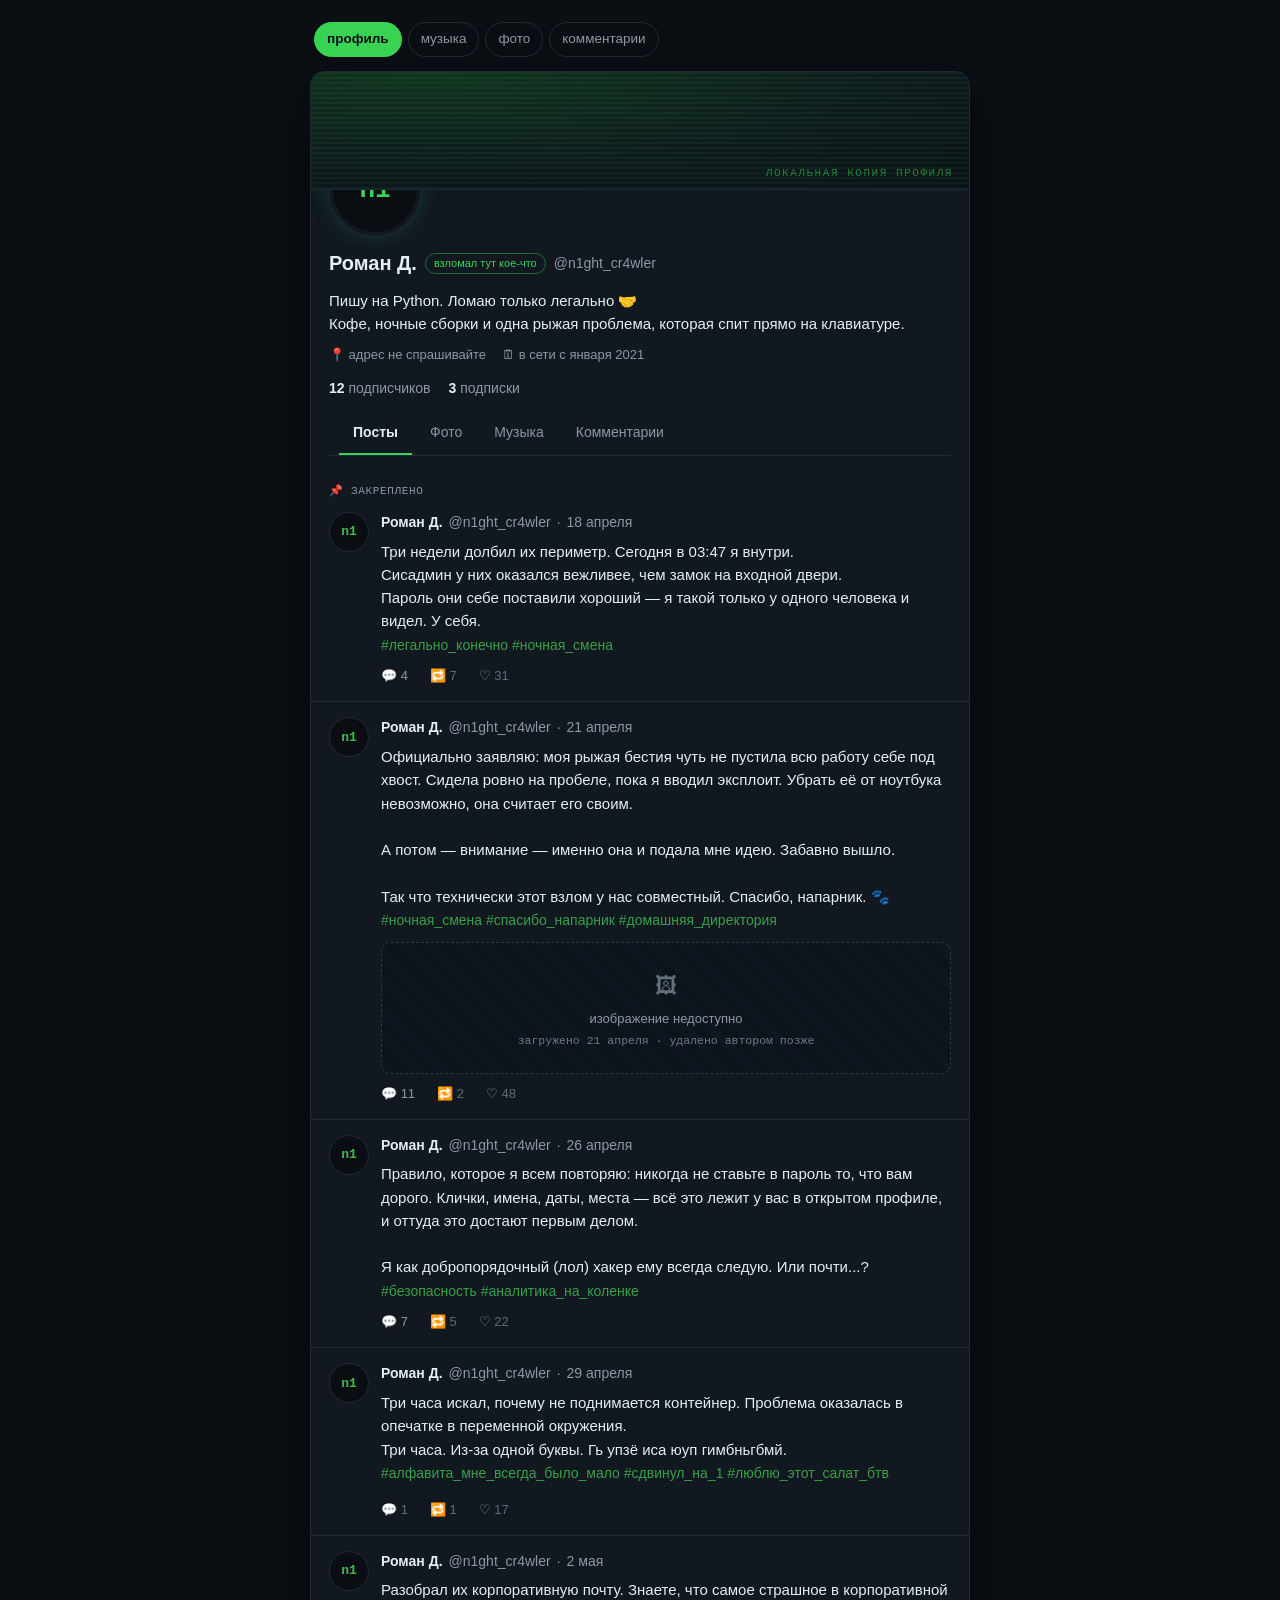
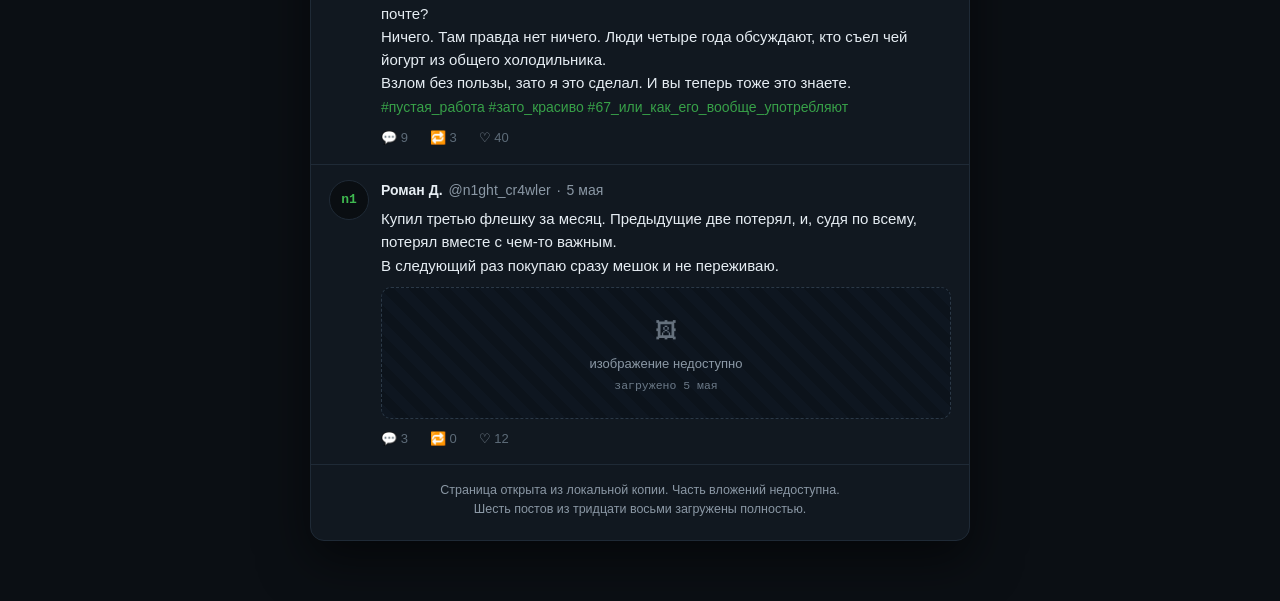
<file: index.html>
<!DOCTYPE html>
<html lang="ru">
<head>
<meta charset="utf-8">
<meta name="viewport" content="width=device-width, initial-scale=1">
<title>@n1ght_cr4wler</title>
<link rel="stylesheet" href="style.css">
</head>
<body>

<nav class="nav">
  <a class="on" href="index.html">профиль</a>
  <a href="music.html">музыка</a>
  <a href="photos.html">фото</a>
  <a href="comments.html">комментарии</a>
</nav>

<main class="card">

  <div class="banner"><span>локальная копия профиля</span></div>

  <div class="head">
    <div class="avatar">n1</div>
    <div class="who">
      <span class="name">Роман Д.</span>
      <span class="badge">взломал тут кое-что</span>
      <span class="handle">@n1ght_cr4wler</span>
    </div>
    <p class="bio">Пишу на Python. Ломаю только легально 🤝
Кофе, ночные сборки и одна рыжая проблема, которая спит прямо на клавиатуре.</p>
    <div class="meta">
      <span>📍 адрес не спрашивайте</span>
      <span>🗓 в сети с января 2021</span>
    </div>
    <div class="stats">
      <span><b>12</b> <i>подписчиков</i></span>
      <span><b>3</b> <i>подписки</i></span>
    </div>
    <div class="tabs">
      <a class="on" href="index.html">Посты</a>
      <a href="photos.html">Фото</a>
      <a href="music.html">Музыка</a>
      <a href="comments.html">Комментарии</a>
    </div>
  </div>

  <div class="pin">📌 Закреплено</div>
  <article class="post">
    <div class="mini">n1</div>
    <div class="body">
      <div class="line1"><b>Роман Д.</b><span class="h">@n1ght_cr4wler</span><span class="dot">·</span><span class="h">18 апреля</span></div>
      <p class="text">Три недели долбил их периметр. Сегодня в 03:47 я внутри.
Сисадмин у них оказался вежливее, чем замок на входной двери.
Пароль они себе поставили хороший — я такой только у одного человека и видел. У себя.
<span class="tags">#легально_конечно #ночная_смена</span></p>
      <div class="acts"><span>💬 <a href="comments.html">4</a></span><span>🔁 <em>7</em></span><span>♡ <em>31</em></span></div>
    </div>
  </article>

  <article class="post">
    <div class="mini">n1</div>
    <div class="body">
      <div class="line1"><b>Роман Д.</b><span class="h">@n1ght_cr4wler</span><span class="dot">·</span><span class="h">21 апреля</span></div>
      <p class="text">Официально заявляю: моя рыжая бестия чуть не пустила всю работу себе под хвост. Сидела ровно на пробеле, пока я вводил эксплоит. Убрать её от ноутбука невозможно, она считает его своим.

А потом — внимание — именно она и подала мне идею. Забавно вышло.

Так что технически этот взлом у нас совместный. Спасибо, напарник. 🐾
<span class="tags">#ночная_смена #спасибо_напарник #домашняя_директория</span></p>
      <div class="media">
        <span class="ico">🖼</span>
        <span>изображение недоступно</span>
        <small>загружено 21 апреля · удалено автором позже</small>
      </div>
      <div class="acts"><span>💬 <a href="comments.html">11</a></span><span>🔁 <em>2</em></span><span>♡ <em>48</em></span></div>
    </div>
  </article>

  <article class="post">
    <div class="mini">n1</div>
    <div class="body">
      <div class="line1"><b>Роман Д.</b><span class="h">@n1ght_cr4wler</span><span class="dot">·</span><span class="h">26 апреля</span></div>
      <p class="text">Правило, которое я всем повторяю: никогда не ставьте в пароль то, что вам дорого. Клички, имена, даты, места — всё это лежит у вас в открытом профиле, и оттуда это достают первым делом.

Я как добропорядочный (лол) хакер ему всегда следую. Или почти...?
<span class="tags">#безопасность #аналитика_на_коленке</span></p>
      <div class="acts"><span>💬 <a href="comments.html">7</a></span><span>🔁 <em>5</em></span><span>♡ <em>22</em></span></div>
    </div>
  </article>

  <article class="post">
    <div class="mini">n1</div>
    <div class="body">
      <div class="line1"><b>Роман Д.</b><span class="h">@n1ght_cr4wler</span><span class="dot">·</span><span class="h">29 апреля</span></div>
      <p class="text">Три часа искал, почему не поднимается контейнер. Проблема оказалась в опечатке в переменной окружения.
Три часа. Из-за одной буквы. Гь упзё иса юуп гимбньгбмй. 
</p>
<span class="tags">#алфавита_мне_всегда_было_мало #сдвинул_на_1 #люблю_этот_салат_бтв</span></p>
      <div class="acts"><span>💬 <em>1</em></span><span>🔁 <em>1</em></span><span>♡ <em>17</em></span></div>
    </div>
  </article>

  <article class="post">
    <div class="mini">n1</div>
    <div class="body">
      <div class="line1"><b>Роман Д.</b><span class="h">@n1ght_cr4wler</span><span class="dot">·</span><span class="h">2 мая</span></div>
      <p class="text">Разобрал их корпоративную почту. Знаете, что самое страшное в корпоративной почте?
Ничего. Там правда нет ничего. Люди четыре года обсуждают, кто съел чей йогурт из общего холодильника.
Взлом без пользы, зато я это сделал. И вы теперь тоже это знаете.
<span class="tags">#пустая_работа #зато_красиво #67_или_как_его_вообще_употребляют</span></p>
      <div class="acts"><span>💬 <em>9</em></span><span>🔁 <em>3</em></span><span>♡ <em>40</em></span></div>
    </div>
  </article>

  <article class="post">
    <div class="mini">n1</div>
    <div class="body">
      <div class="line1"><b>Роман Д.</b><span class="h">@n1ght_cr4wler</span><span class="dot">·</span><span class="h">5 мая</span></div>
      <p class="text">Купил третью флешку за месяц. Предыдущие две потерял, и, судя по всему, потерял вместе с чем-то важным.
В следующий раз покупаю сразу мешок и не переживаю.</p>
      <div class="media">
        <span class="ico">🖼</span>
        <span>изображение недоступно</span>
        <small>загружено 5 мая</small>
      </div>
      <div class="acts"><span>💬 <em>3</em></span><span>🔁 <em>0</em></span><span>♡ <em>12</em></span></div>
    </div>
  </article>

  <div class="foot">
    Страница открыта из локальной копии. Часть вложений недоступна.<br>
    Шесть постов из тридцати восьми загружены полностью.
  </div>

</main>
</body>
</html>
</file>
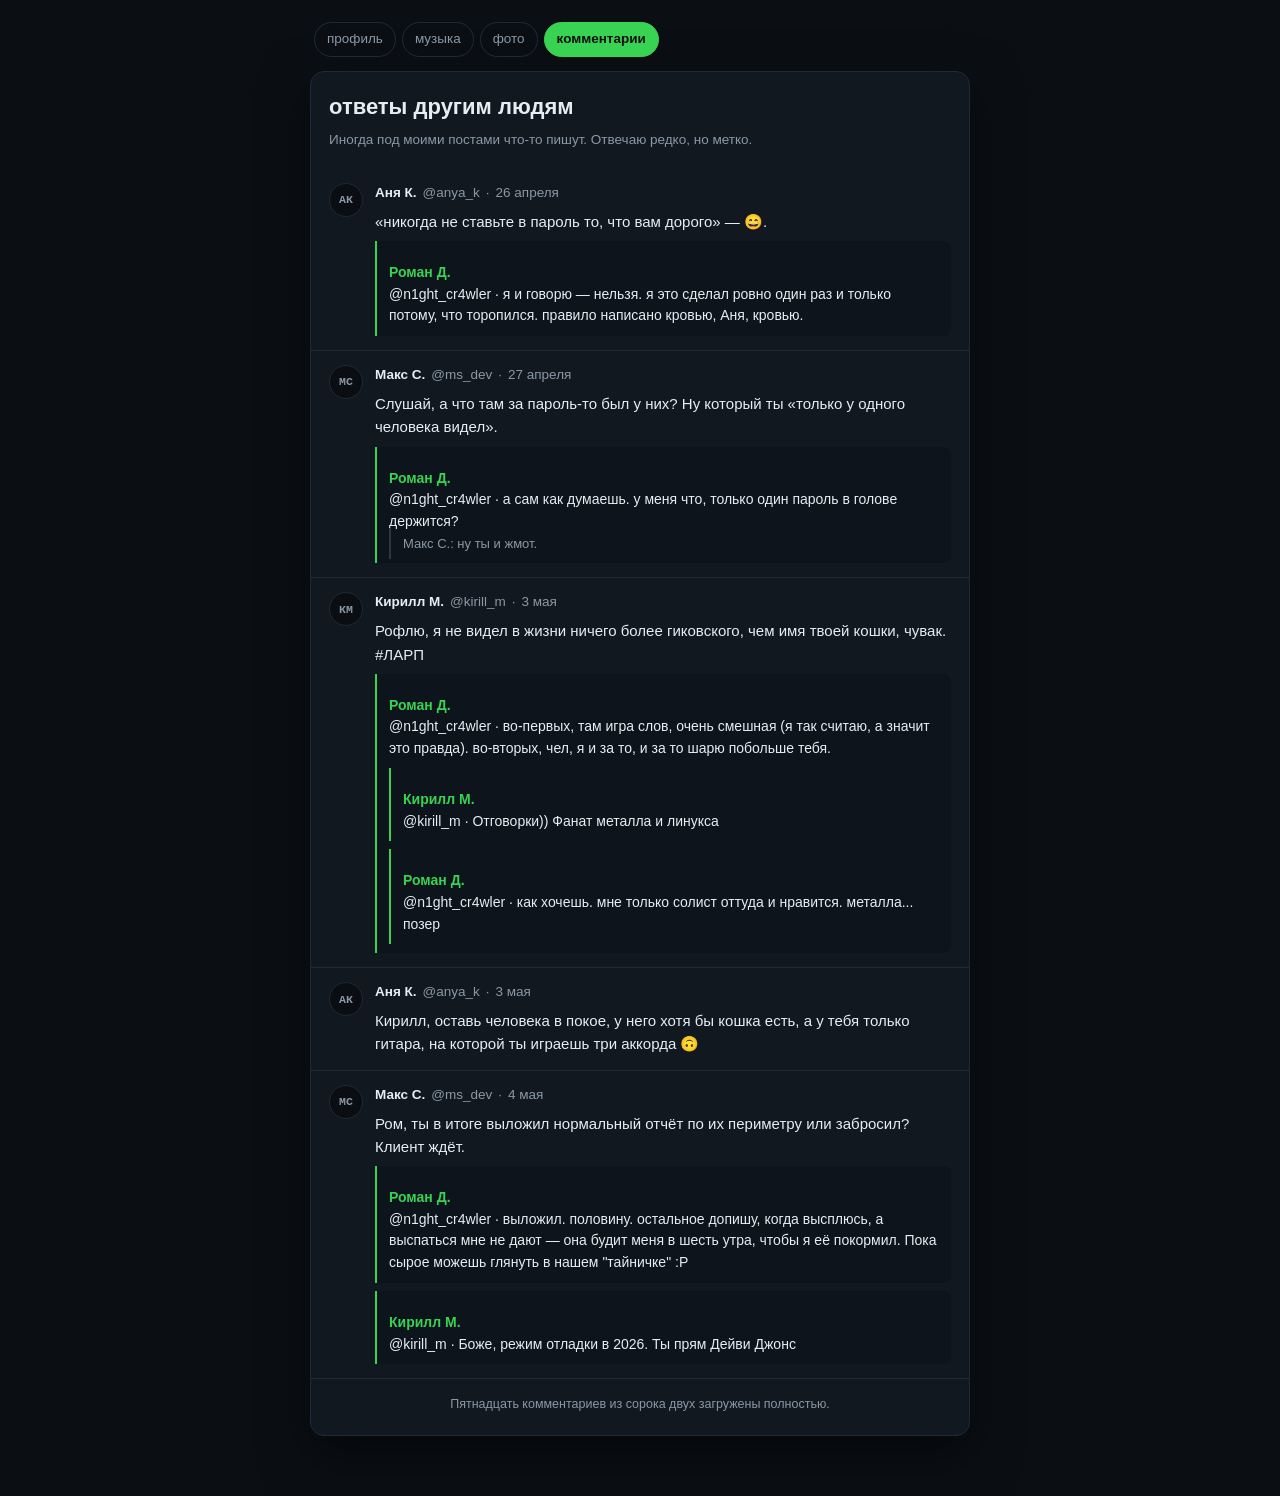
<file: comments.html>
<!DOCTYPE html>
<html lang="ru">
<head>
<meta charset="utf-8">
<meta name="viewport" content="width=device-width, initial-scale=1">
<title>комментарии · @n1ght_cr4wler</title>
<link rel="stylesheet" href="style.css">
</head>
<body>

<nav class="nav">
  <a href="index.html">профиль</a>
  <a href="music.html">музыка</a>
  <a href="photos.html">фото</a>
  <a class="on" href="comments.html">комментарии</a>
</nav>

<main class="card">

  <div class="pagehead">
    <h1>ответы другим людям</h1>
    <p>Иногда под моими постами что-то пишут. Отвечаю редко, но метко.</p>
  </div>

  <article class="cmt">
    <div class="mini">АК</div>
    <div class="body">
      <div class="line1"><b>Аня К.</b><span class="h">@anya_k</span><span class="dot">·</span><span class="h">26 апреля</span></div>
      <p class="text">«никогда не ставьте в пароль то, что вам дорого» — 😄.</p>
      <div class="reply"><span class="who">Роман Д.</span> @n1ght_cr4wler · я и говорю — нельзя. я это сделал ровно один раз и только потому, что торопился. правило написано кровью, Аня, кровью.</div>
    </div>
  </article>

  <article class="cmt">
    <div class="mini">МС</div>
    <div class="body">
      <div class="line1"><b>Макс С.</b><span class="h">@ms_dev</span><span class="dot">·</span><span class="h">27 апреля</span></div>
      <p class="text">Слушай, а что там за пароль-то был у них? Ну который ты «только у одного человека видел».</p>
      <div class="reply"><span class="who">Роман Д.</span> @n1ght_cr4wler · а сам как думаешь. у меня что, только один пароль в голове держится?
      <br><span class="quote">Макс С.: ну ты и жмот.</span></div>
    </div>
  </article>

  <article class="cmt">
    <div class="mini">КМ</div>
    <div class="body">
      <div class="line1"><b>Кирилл М.</b><span class="h">@kirill_m</span><span class="dot">·</span><span class="h">3 мая</span></div>
      <p class="text">Рофлю, я не видел в жизни ничего более гиковского, чем имя твоей кошки, чувак. #ЛАРП</p>
      <div class="reply"><span class="who">Роман Д.</span> @n1ght_cr4wler · во-первых, там игра слов, очень смешная (я так считаю, а значит это правда). во-вторых, чел, я и за то, и за то шарю побольше тебя.
      <div class="reply"><span class="who">Кирилл М.</span> @kirill_m · Отговорки)) Фанат металла и линукса</div>
      <div class="reply"><span class="who">Роман Д.</span> @n1ght_cr4wler · как хочешь. мне только солист оттуда и нравится. металла... позер </div>
    </div>
  </article>

  <article class="cmt">
    <div class="mini">АК</div>
    <div class="body">
      <div class="line1"><b>Аня К.</b><span class="h">@anya_k</span><span class="dot">·</span><span class="h">3 мая</span></div>
      <p class="text">Кирилл, оставь человека в покое, у него хотя бы кошка есть, а у тебя только гитара, на которой ты играешь три аккорда 🙃</p>
    </div>
  </article>

  <article class="cmt">
    <div class="mini">МС</div>
    <div class="body">
      <div class="line1"><b>Макс С.</b><span class="h">@ms_dev</span><span class="dot">·</span><span class="h">4 мая</span></div>
      <p class="text">Ром, ты в итоге выложил нормальный отчёт по их периметру или забросил? Клиент ждёт.</p>
      <div class="reply"><span class="who">Роман Д.</span> @n1ght_cr4wler · выложил. половину. остальное допишу, когда высплюсь, а выспаться мне не дают — она будит меня в шесть утра, чтобы я её покормил. Пока сырое можешь глянуть в нашем "тайничке" :P</div>
	<div class="reply"><span class="who">Кирилл М.</span> @kirill_m · Боже, режим отладки в 2026. Ты прям Дейви Джонс</div>
    </div>
  </article>
<!--
	!!!!!!!!!!!!!!!!!!!!!!!!!!!!!!!!!
        ЗАМЕТКА СЕБЕ. НЕ УДАЛЯТЬ, ПОКА НЕ ЗАПОМНЮ.
        ЧТОБЫ НЕ ЗАБЫТЬ ПАРОЛЬ: ФОРМАТ — СЛОВО ПО-АНГЛИЙСКИ, ЦИФРЫ И СИМВОЛ.
	!!!!!!!!!!!!!!!!!!!!!!!!!!!!!!!!!
      -->
  <div class="foot">
    Пятнадцать комментариев из сорока двух загружены полностью.
  </div>

</main>
</body>
</html>
</file>
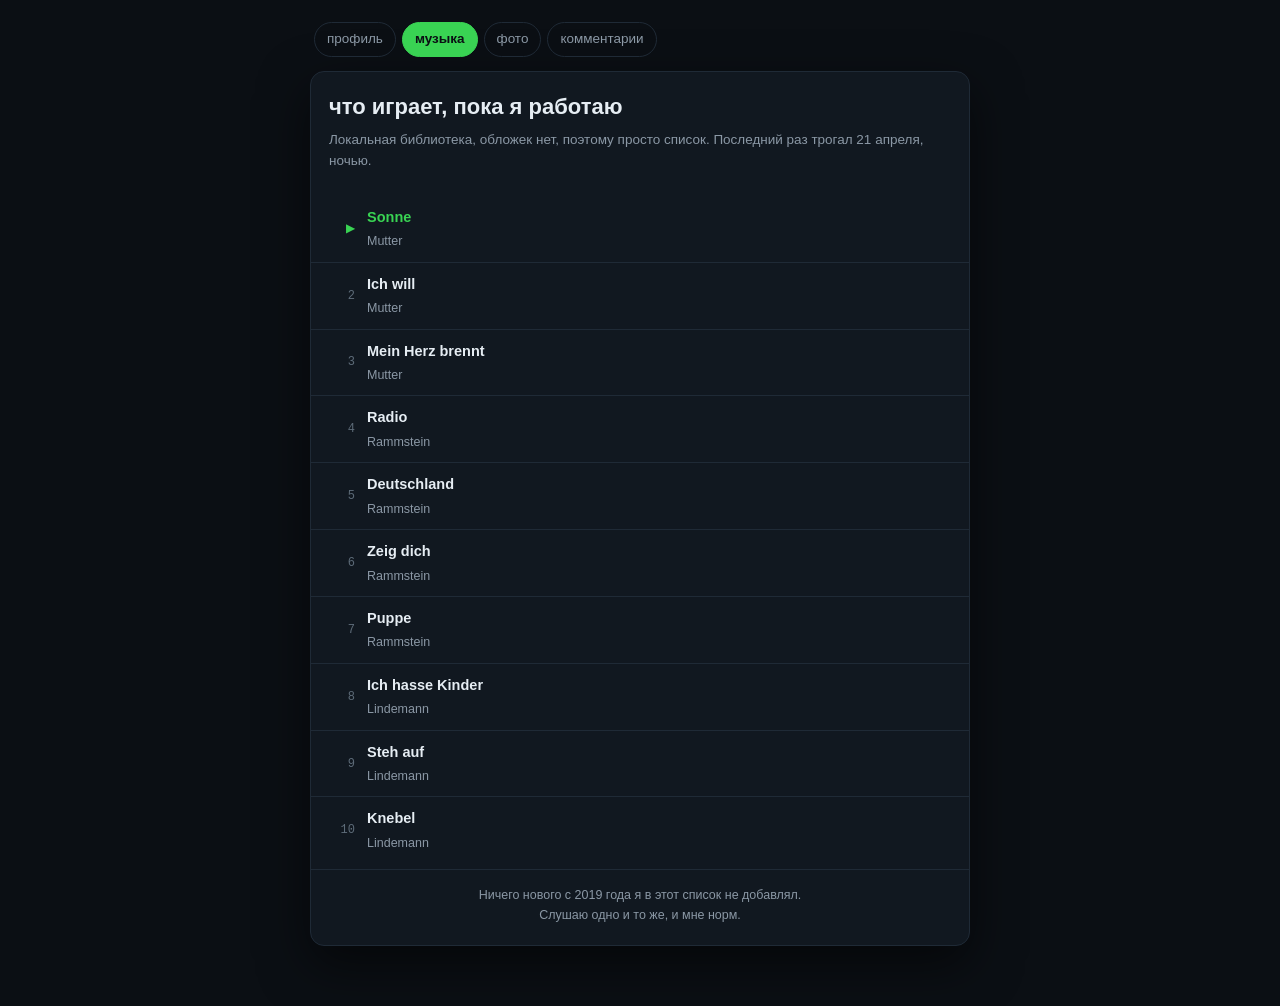
<file: music.html>
<!DOCTYPE html>
<html lang="ru">
<head>
<meta charset="utf-8">
<meta name="viewport" content="width=device-width, initial-scale=1">
<title>музыка · @n1ght_cr4wler</title>
<link rel="stylesheet" href="style.css">
</head>
<body>

<nav class="nav">
  <a href="index.html">профиль</a>
  <a class="on" href="music.html">музыка</a>
  <a href="photos.html">фото</a>
  <a href="comments.html">комментарии</a>
</nav>

<main class="card">

  <div class="pagehead">
    <h1>что играет, пока я работаю</h1>
    <p>Локальная библиотека, обложек нет, поэтому просто список.
Последний раз трогал 21 апреля, ночью.</p>
  </div>

  <div class="tracklist">
    <div class="track now"><span class="n">▶</span><span class="t"><b>Sonne</b><span>Mutter</span></span></div>
    <div class="track"><span class="n">2</span><span class="t"><b>Ich will</b><span>Mutter</span></span></div>
    <div class="track"><span class="n">3</span><span class="t"><b>Mein Herz brennt</b><span>Mutter</span></span></div>
    <div class="track"><span class="n">4</span><span class="t"><b>Radio</b><span>Rammstein</span></span></div>
    <div class="track"><span class="n">5</span><span class="t"><b>Deutschland</b><span>Rammstein</span></span></div>
    <div class="track"><span class="n">6</span><span class="t"><b>Zeig dich</b><span>Rammstein</span></span></div>
    <div class="track"><span class="n">7</span><span class="t"><b>Puppe</b><span>Rammstein</span></span></div>
    <div class="track"><span class="n">8</span><span class="t"><b>Ich hasse Kinder</b><span>Lindemann</span></span></div>
    <div class="track"><span class="n">9</span><span class="t"><b>Steh auf</b><span>Lindemann</span></span></div>
    <div class="track"><span class="n">10</span><span class="t"><b>Knebel</b><span>Lindemann</span></span></div>
  </div>

  <div class="foot">
    Ничего нового с 2019 года я в этот список не добавлял.<br>
    Слушаю одно и то же, и мне норм.
  </div>

</main>
</body>
</html>
</file>
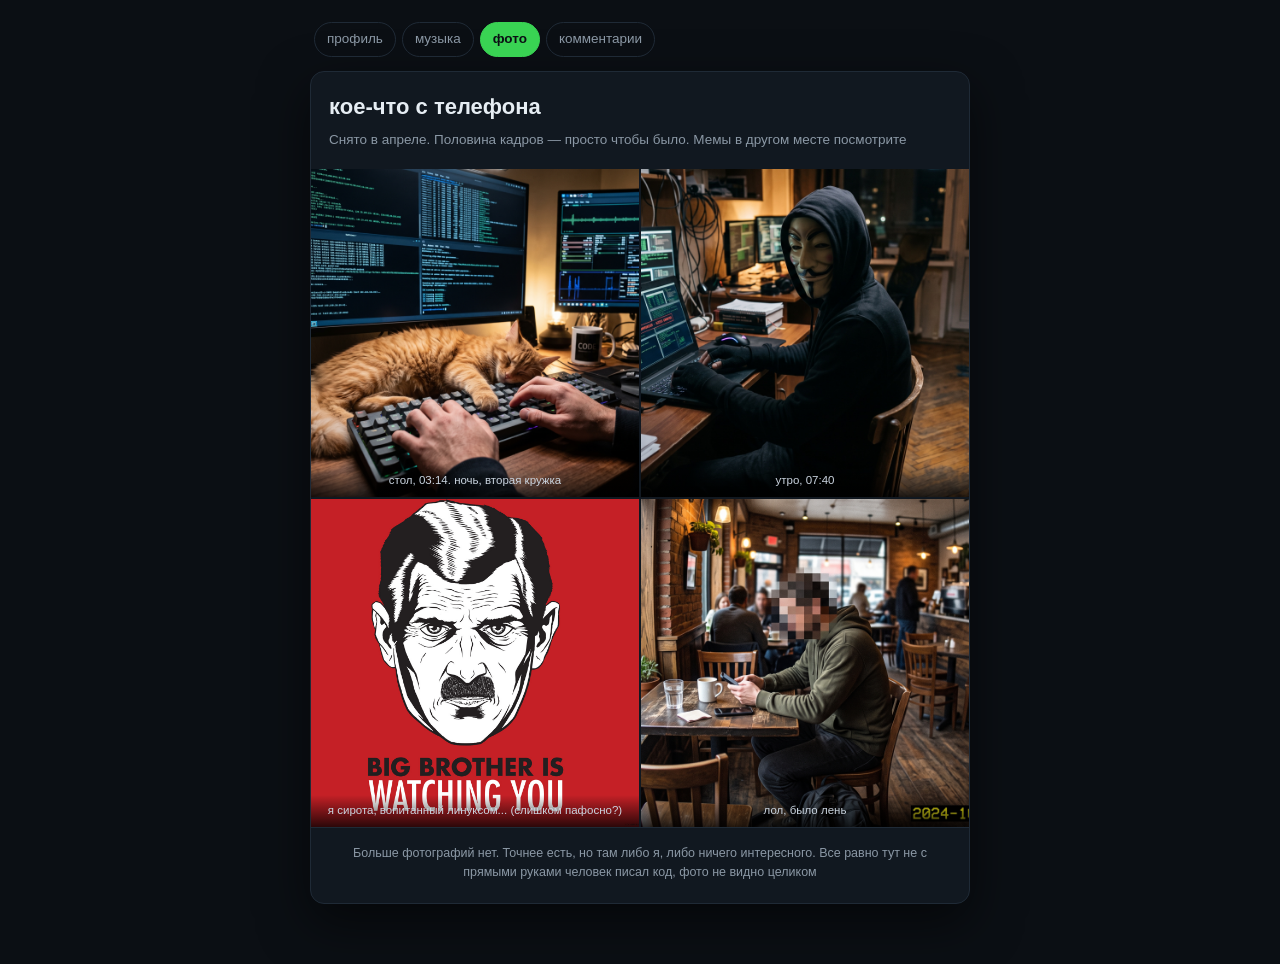
<file: photos.html>
<!DOCTYPE html>
<html lang="ru">
<head>
<meta charset="utf-8">
<meta name="viewport" content="width=device-width, initial-scale=1">
<title>фото · @n1ght_cr4wler</title>
<link rel="stylesheet" href="style.css">
</head>
<body>

<nav class="nav">
  <a href="index.html">профиль</a>
  <a href="music.html">музыка</a>
  <a class="on" href="photos.html">фото</a>
  <a href="comments.html">комментарии</a>
</nav>

<main class="card">

  <div class="pagehead">
    <h1>кое-что с телефона</h1>
    <p>Снято в апреле. Половина кадров — просто чтобы было. Мемы в другом месте посмотрите</p>
  </div>

  <div class="gal">
    <figure>
      <img src="images/stol.jpg" alt="">
      <figcaption>стол, 03:14. ночь, вторая кружка</figcaption>
    </figure>
    <figure>
      <img src="images/miska.jpg" alt="">
      <figcaption>утро, 07:40</figcaption>
    </figure>
    <figure>
      <img src="images/okno.jpg" alt="">
      <figcaption>я сирота, вопитанный линуксом... (слишком пафосно?)</figcaption>
    </figure>
    <figure>
      <img src="images/kofe.jpg" alt="">
      <figcaption>лол, было лень</figcaption>
    </figure>
  </div>

  <div class="foot">
    Больше фотографий нет. Точнее есть, но там либо я, либо ничего интересного. Все равно тут не с прямыми руками человек писал код, фото не видно целиком
  </div>

</main>
</body>
</html>
</file>
<file: style.css>
:root{
  --bg:#0b0f14; --card:#111820; --line:#1f2a36; --txt:#e6edf3;
  --dim:#8b98a5; --acc:#39d353; --acc2:#3fb950;
}
*{box-sizing:border-box}
html,body{margin:0;padding:0}
body{
  background:var(--bg); color:var(--txt);
  font:15px/1.55 -apple-system,"Segoe UI",Roboto,Helvetica,Arial,sans-serif;
  padding:22px 12px 60px;
}
.card{
  max-width:660px; margin:0 auto; background:var(--card);
  border:1px solid var(--line); border-radius:14px; overflow:hidden;
  box-shadow:0 18px 50px rgba(0,0,0,.55);
}

/* ---------- навигация ---------- */
.nav{max-width:660px;margin:0 auto 14px;display:flex;gap:6px;flex-wrap:wrap;padding:0 4px}
.nav a{
  color:var(--dim);text-decoration:none;font-size:13.5px;padding:6px 12px;
  border:1px solid var(--line);border-radius:999px;
}
.nav a:hover{color:var(--txt);border-color:#2f3d4c}
.nav a.on{color:#0b0f14;background:var(--acc);border-color:var(--acc);font-weight:600}

/* ---------- шапка профиля ---------- */
.banner{
  height:118px; position:relative; border-bottom:1px solid var(--line);
  background:
    repeating-linear-gradient(0deg, rgba(57,211,83,.07) 0 2px, transparent 2px 5px),
    radial-gradient(130% 150% at 18% 0%, #12341f 0%, #0e1a1e 55%, #0b0f14 100%);
}
.banner span{
  position:absolute; right:16px; bottom:10px;
  font:11px/1 ui-monospace,SFMono-Regular,Menlo,Consolas,monospace;
  color:rgba(57,211,83,.55); letter-spacing:.14em; text-transform:uppercase;
}
.head{padding:0 18px 16px}
.avatar{
  width:92px; height:92px; margin-top:-46px; border-radius:50%;
  background:#0a0e12; border:4px solid var(--card);
  display:flex; align-items:center; justify-content:center;
  font:600 26px/1 ui-monospace,SFMono-Regular,Menlo,Consolas,monospace;
  color:var(--acc);
  box-shadow:0 0 0 1px var(--line), 0 0 22px rgba(57,211,83,.18);
}
.who{margin-top:12px; display:flex; align-items:center; gap:8px; flex-wrap:wrap}
.name{font-size:20px; font-weight:700}
.handle{color:var(--dim); font-size:14px}
.badge{
  font-size:11px; color:var(--acc); border:1px solid rgba(57,211,83,.45);
  border-radius:999px; padding:1px 8px;
}
.bio{margin:10px 0 0; white-space:pre-line}
.meta{margin-top:10px; display:flex; gap:16px; flex-wrap:wrap; color:var(--dim); font-size:13px}
.stats{margin-top:12px; display:flex; gap:18px; font-size:14px}
.stats b{color:var(--txt)}
.stats i{color:var(--dim); font-style:normal}
.tabs{display:flex; gap:4px; padding:0 10px; margin-top:14px; border-bottom:1px solid var(--line)}
.tabs a{
  padding:9px 14px; font-size:14px; color:var(--dim); text-decoration:none;
  border-bottom:2px solid transparent;
}
.tabs a.on{color:var(--txt); font-weight:600; border-bottom-color:var(--acc)}

/* ---------- посты ---------- */
.post{padding:15px 18px; border-top:1px solid var(--line); display:flex; gap:12px}
.post:first-of-type{border-top:0}
.mini{
  flex:0 0 40px; width:40px; height:40px; border-radius:50%;
  background:#0a0e12; border:1px solid var(--line);
  display:flex; align-items:center; justify-content:center;
  font:600 13px/1 ui-monospace,SFMono-Regular,Menlo,Consolas,monospace;
  color:var(--acc2);
}
.body{min-width:0; flex:1}
.line1{display:flex; align-items:center; gap:6px; flex-wrap:wrap; font-size:14px}
.line1 b{font-weight:700}
.line1 .h,.line1 .dot{color:var(--dim)}
.pin{
  padding:14px 18px 0;
  font:11px/1 ui-monospace,SFMono-Regular,Menlo,Consolas,monospace;
  color:var(--dim); letter-spacing:.06em; text-transform:uppercase;
}
.text{margin:6px 0 0; white-space:pre-line}
.tags{color:var(--acc2); opacity:.85; font-size:14px}
.acts{margin-top:10px; display:flex; gap:22px; color:var(--dim); font-size:13px}
.acts em{font-style:normal; color:#5d6b78}
.acts a{color:var(--dim); text-decoration:none}
.acts a:hover{color:var(--acc)}
.foot{
  padding:16px 18px 20px; border-top:1px solid var(--line);
  color:var(--dim); font-size:12.5px; text-align:center;
}

/* ---------- медиа-заглушка ---------- */
.media{
  margin:10px 0 2px; height:132px; border:1px dashed #2b3947; border-radius:10px;
  background:repeating-linear-gradient(45deg,#0e1620 0 10px,#0c131b 10px 20px);
  display:flex; flex-direction:column; align-items:center; justify-content:center;
  gap:6px; color:var(--dim); font-size:13px; text-align:center; padding:0 14px;
}
.media .ico{font-size:22px; opacity:.7}
.media small{color:#6c7a88; font:11.5px/1 ui-monospace,SFMono-Regular,Menlo,Consolas,monospace}

/* ---------- заголовок страницы ---------- */
.pagehead{padding:18px}
.pagehead h1{margin:0 0 6px; font-size:22px}
.pagehead p{margin:0; color:var(--dim); font-size:13.5px}

/* ---------- галерея ---------- */
.gal{display:grid; grid-template-columns:repeat(2,1fr); gap:2px}
.gal figure{
  margin:0; background:#0a0e12; aspect-ratio:1/1; position:relative; overflow:hidden;
  display:flex; align-items:center; justify-content:center;
  color:#5d6b78; font-size:12.5px; text-align:center;
}
.gal figure img{width:100%; height:100%; object-fit:cover; display:block}
.gal figcaption{
  position:absolute; left:0; right:0; bottom:0; padding:7px 9px; font-size:11.5px;
  color:#cbd5e0; background:linear-gradient(transparent,rgba(0,0,0,.78));
}

/* ---------- плейлист ---------- */
.tracklist{padding:6px 0}
.track{
  display:flex; gap:12px; align-items:center; padding:10px 18px;
  border-top:1px solid var(--line);
}
.track:first-child{border-top:0}
.track .n{
  flex:0 0 26px; color:#5d6b78; text-align:right;
  font:12px/1 ui-monospace,SFMono-Regular,Menlo,Consolas,monospace;
}
.track .t{flex:1; min-width:0}
.track .t b{display:block; font-weight:600; font-size:14.5px}
.track .t span{color:var(--dim); font-size:12.5px}
.track.now .n{color:var(--acc)}
.track.now .t b{color:var(--acc)}

/* ---------- комментарии ---------- */
.cmt{padding:14px 18px; border-top:1px solid var(--line); display:flex; gap:12px}
.cmt:first-of-type{border-top:0}
.cmt .mini{flex:0 0 34px; width:34px; height:34px; font-size:11.5px; color:var(--dim)}
.cmt .line1{font-size:13.5px}
.reply{
  margin:8px 0 0; padding:9px 12px; border-left:2px solid var(--acc);
  background:#0d141b; border-radius:0 8px 8px 0; font-size:14px;
}
.reply .who{color:var(--acc); font-weight:600}
.quote{
  margin:6px 0 0; padding:8px 12px; border-left:2px solid #2b3947;
  color:var(--dim); font-size:13px;
}

/* ---------- печать ---------- */
@media print{
  :root{--bg:#fff;--card:#fff;--line:#c9d1d9;--txt:#111;--dim:#555;--acc:#0a0;--acc2:#060}
  body{background:#fff; color:#000; padding:0}
  .card{box-shadow:none; border-radius:0; border:0}
  .nav{display:none}
  .tabs{display:none}
  .banner{height:64px; background:#f2f4f7; border-bottom:1px solid #c9d1d9}
  .banner span{color:#777}
  .avatar{border-color:#fff; box-shadow:0 0 0 1px #c9d1d9; background:#eef1f4}
  .mini{background:#eef1f4}
  .media{background:#f7f8fa; border-color:#b9c2cc}
  .gal figure{background:#f2f4f7}
  .gal figcaption{color:#333; background:none; position:static; padding:6px 0}
  .post,.cmt{break-inside:avoid}
}
</file>
